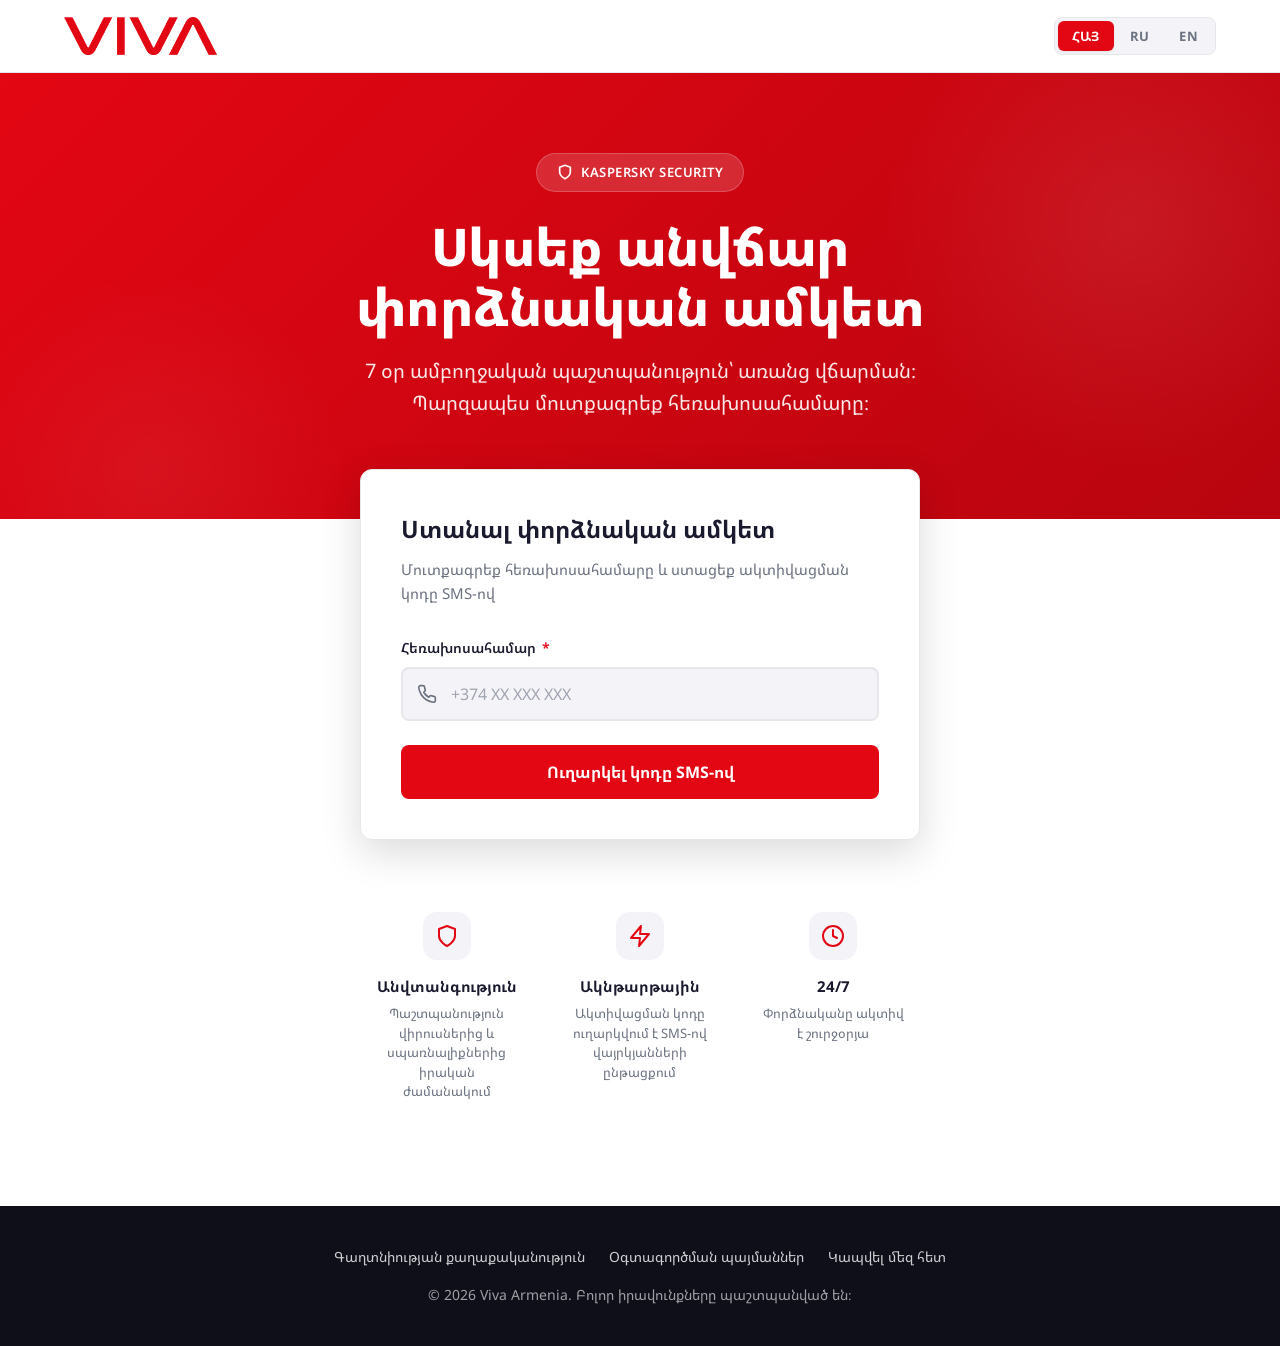
<file: template/landing.html>
<!DOCTYPE html>
<html lang="hy">
<head>
<meta charset="UTF-8">
<meta name="viewport" content="width=device-width, initial-scale=1.0">
<!-- content пустой: на localhost / 127.0.0.1 запросы идут на тот же host, порт 4000 (см. resolveApiBase). Иначе задай origin BFF, например https://api.example.com -->
<meta name="viva-api-base" content="">
<title>Viva Armenia — Get Your Security Subscription</title>
<link href="https://fonts.googleapis.com/css2?family=Noto+Sans+Armenian:wght@400;500;600;700;800;900&display=swap" rel="stylesheet">
<style>
/* =============================================
   viva-kit.css — CSS Kit for Viva-style Landing Pages
   Based on viva.am design language
   ============================================= */
*, *::before, *::after { margin: 0; padding: 0; box-sizing: border-box; }
html { scroll-behavior: smooth; }
body {
    font-family: 'Noto Sans Armenian', -apple-system, BlinkMacSystemFont, 'Segoe UI', sans-serif;
    color: #1a1a2e;
    background: #fff;
    line-height: 1.6;
    -webkit-font-smoothing: antialiased;
    overflow-x: hidden;
}
a { text-decoration: none; color: inherit; }
img { max-width: 100%; display: block; }
button { cursor: pointer; font-family: inherit; }
ul { list-style: none; }

:root {
    --viva-red: #E30613;
    --viva-red-dark: #B8050F;
    --viva-red-light: #FF2030;
    --viva-bg: #FFFFFF;
    --viva-bg-alt: #F4F4F8;
    --viva-bg-dark: #0F0F1A;
    --viva-text: #1A1A2E;
    --viva-text-muted: #6B7280;
    --viva-text-light: #FFFFFF;
    --viva-border: #E5E7EB;
    --viva-success: #10B981;
    --viva-warning: #F59E0B;
    --viva-error: #EF4444;
    --viva-shadow-sm: 0 1px 3px rgba(0,0,0,0.08);
    --viva-shadow: 0 4px 16px rgba(0,0,0,0.1);
    --viva-shadow-lg: 0 12px 40px rgba(0,0,0,0.15);
    --viva-radius: 12px;
    --viva-radius-sm: 8px;
    --viva-radius-lg: 20px;
    --viva-max-width: 1200px;
    --viva-transition: 0.25s cubic-bezier(0.4, 0, 0.2, 1);
}

.container { max-width: var(--viva-max-width); margin: 0 auto; padding: 0 24px; }

/* ===== HEADER ===== */
.viva-header {
    background: rgba(255,255,255,0.95);
    border-bottom: 1px solid var(--viva-border);
    position: sticky;
    top: 0;
    z-index: 100;
    backdrop-filter: blur(12px);
}
.viva-header__inner {
    max-width: var(--viva-max-width);
    margin: 0 auto;
    padding: 0 24px;
    height: 72px;
    display: flex;
    align-items: center;
    justify-content: space-between;
}
.viva-logo { display: flex; align-items: center; gap: 12px; text-decoration: none; }
.viva-logo img {
    height: 38px;
    width: auto;
    max-width: 200px;
    object-fit: contain;
    display: block;
}
.viva-header__phone { font-size: 15px; font-weight: 600; color: var(--viva-text); }
.viva-header__phone a { color: var(--viva-red); }

/* ===== LANG SWITCHER ===== */
.viva-lang-switcher {
    display: flex; gap: 2px;
    background: var(--viva-bg-alt);
    border-radius: 8px; padding: 3px;
    border: 1px solid var(--viva-border);
}
.viva-lang-btn {
    padding: 6px 14px; border: none; background: transparent;
    font-family: inherit; font-size: 13px; font-weight: 700;
    color: var(--viva-text-muted); cursor: pointer;
    border-radius: 6px; transition: var(--viva-transition);
    letter-spacing: 0.3px; text-transform: uppercase;
}
.viva-lang-btn.active {
    background: var(--viva-red); color: var(--viva-text-light);
    box-shadow: var(--viva-shadow-sm);
}
.viva-lang-btn:hover:not(.active) { color: var(--viva-text); background: rgba(0,0,0,0.04); }

/* ===== HERO ===== */
.viva-hero {
    background: linear-gradient(135deg, var(--viva-red) 0%, var(--viva-red-dark) 100%);
    position: relative; overflow: hidden;
    padding: 80px 0 100px;
}
.viva-hero::before {
    content: ''; position: absolute;
    top: -100px; right: -100px;
    width: 500px; height: 500px;
    background: radial-gradient(circle, rgba(255,255,255,0.08) 0%, transparent 70%);
    border-radius: 50%;
}
.viva-hero::after {
    content: ''; position: absolute;
    bottom: -150px; left: -50px;
    width: 400px; height: 400px;
    background: radial-gradient(circle, rgba(255,255,255,0.05) 0%, transparent 70%);
    border-radius: 50%;
}
.viva-hero__content {
    position: relative; z-index: 1;
    text-align: center; color: var(--viva-text-light);
}
.viva-hero__badge {
    display: inline-flex; align-items: center; gap: 8px;
    background: rgba(255,255,255,0.15);
    backdrop-filter: blur(8px);
    padding: 8px 20px; border-radius: 100px;
    font-size: 13px; font-weight: 600;
    letter-spacing: 0.5px; text-transform: uppercase;
    margin-bottom: 24px;
    border: 1px solid rgba(255,255,255,0.2);
}
.viva-hero h1 {
    font-size: clamp(32px, 5vw, 52px);
    font-weight: 800; line-height: 1.15;
    margin-bottom: 20px; letter-spacing: -0.5px;
}
.viva-hero p {
    font-size: clamp(16px, 2vw, 20px);
    opacity: 0.9; max-width: 600px;
    margin: 0 auto; line-height: 1.6;
}

/* ===== MAIN ===== */
.viva-main {
    margin-top: -50px;
    position: relative; z-index: 2;
    padding-bottom: 80px;
}
.viva-main__inner {
    max-width: 560px; margin: 0 auto;
}

/* ===== CARD ===== */
.viva-card {
    background: var(--viva-bg);
    border-radius: var(--viva-radius);
    box-shadow: var(--viva-shadow-lg);
    padding: 40px;
    border: 1px solid var(--viva-border);
}
.viva-card__title {
    font-size: 24px; font-weight: 700;
    margin-bottom: 8px; color: var(--viva-text);
}
.viva-card__subtitle {
    font-size: 15px; color: var(--viva-text-muted);
    margin-bottom: 32px;
}

/* ===== FORM ===== */
.viva-form-group { margin-bottom: 24px; }
.viva-form-label {
    display: block; font-size: 14px;
    font-weight: 600; margin-bottom: 8px;
    color: var(--viva-text);
}
.viva-form-label span { color: var(--viva-red); margin-left: 2px; }
.viva-input-wrap { position: relative; }
.viva-input-wrap .viva-input-icon {
    position: absolute; left: 16px; top: 50%;
    transform: translateY(-50%);
    color: var(--viva-text-muted);
    pointer-events: none; display: flex;
}
.viva-input {
    width: 100%; padding: 14px 16px 14px 48px;
    border: 2px solid var(--viva-border);
    border-radius: var(--viva-radius-sm);
    font-size: 16px; font-family: inherit;
    color: var(--viva-text); background: var(--viva-bg-alt);
    transition: var(--viva-transition);
}
.viva-input:focus {
    outline: none; border-color: var(--viva-red);
    background: var(--viva-bg);
    box-shadow: 0 0 0 4px rgba(227, 6, 19, 0.1);
}
.viva-input::placeholder { color: #A0A4B0; }
.viva-input.input-error { border-color: var(--viva-error); background: #FEF2F2; }
.viva-field-error {
    font-size: 13px; color: var(--viva-error);
    margin-top: 6px; display: none;
}
.viva-field-error.show { display: block; }

.viva-otp-step {
    display: none;
    margin-top: 20px;
    padding-top: 20px;
    border-top: 1px solid var(--viva-border);
}
.viva-otp-step.is-visible { display: block; }

/* ===== BUTTONS ===== */
.viva-btn {
    display: inline-flex; align-items: center;
    justify-content: center; gap: 10px;
    padding: 16px 32px; border: none;
    border-radius: var(--viva-radius-sm);
    font-size: 16px; font-weight: 700;
    font-family: inherit; transition: var(--viva-transition);
    cursor: pointer; width: 100%;
    position: relative; overflow: hidden;
}
.viva-btn--primary {
    background: var(--viva-red); color: var(--viva-text-light);
}
.viva-btn--primary:hover {
    background: var(--viva-red-dark);
    transform: translateY(-1px);
    box-shadow: 0 6px 20px rgba(227, 6, 19, 0.35);
}
.viva-btn--primary:active { transform: translateY(0); }
.viva-btn:disabled {
    opacity: 0.6; cursor: not-allowed;
    transform: none !important; box-shadow: none !important;
}
.viva-btn__spinner {
    width: 20px; height: 20px;
    border: 2.5px solid rgba(255,255,255,0.3);
    border-top-color: #fff; border-radius: 50%;
    animation: spin 0.7s linear infinite; display: none;
}
.viva-btn--loading .viva-btn__spinner { display: block; }
.viva-btn--loading .viva-btn__text { opacity: 0; }
@keyframes spin { to { transform: rotate(360deg); } }

/* ===== RESULT ===== */
.viva-result { margin-top: 28px; display: none; }
.viva-result.show { display: block; animation: fadeSlideUp 0.4s ease; }
@keyframes fadeSlideUp {
    from { opacity: 0; transform: translateY(12px); }
    to { opacity: 1; transform: translateY(0); }
}
.viva-result__card {
    border-radius: var(--viva-radius-sm);
    padding: 24px; border: 1px solid;
}
.viva-result__card--success { background: #F0FDF4; border-color: #BBF7D0; }
.viva-result__card--error { background: #FEF2F2; border-color: #FECACA; }
.viva-result__header {
    display: flex; align-items: center; gap: 12px; margin-bottom: 16px;
}
.viva-result__header--standalone { margin-bottom: 0; }
.viva-result__card--compact { padding: 22px 24px; }
.viva-result__card--info {
    background: #EFF6FF; border-color: #BFDBFE;
}
.viva-result__icon--info { background: #2563EB; color: white; }
.viva-result__title--info { color: #1E3A8A; }
.viva-form--hidden { display: none !important; }
.viva-result__icon {
    width: 40px; height: 40px; border-radius: 50%;
    display: flex; align-items: center; justify-content: center;
    flex-shrink: 0;
}
.viva-result__icon--success { background: var(--viva-success); color: white; }
.viva-result__icon--error { background: var(--viva-error); color: white; }
.viva-result__title { font-size: 18px; font-weight: 700; }
.viva-result__title--success { color: #166534; }
.viva-result__title--error { color: #991B1B; }
.viva-result__details {
    list-style: none; display: flex; flex-direction: column; gap: 10px;
}
.viva-result__detail {
    display: flex; justify-content: space-between; align-items: center;
    font-size: 14px; padding-bottom: 10px;
    border-bottom: 1px solid rgba(0,0,0,0.06);
}
.viva-result__detail:last-child { border-bottom: none; padding-bottom: 0; }
.viva-result__label { color: var(--viva-text-muted); font-weight: 500; }
.viva-result__value { font-weight: 600; color: var(--viva-text); text-align: right; }
.viva-result__status {
    display: inline-flex; align-items: center; gap: 6px;
    padding: 3px 10px; border-radius: 100px;
    font-size: 12px; font-weight: 700;
    text-transform: uppercase; letter-spacing: 0.3px;
}
.viva-result__status--active { background: #DCFCE7; color: #166534; }
.viva-result__status--expired { background: #FEF3C7; color: #92400E; }
.viva-result__status--cancelled { background: #FEE2E2; color: #991B1B; }
.viva-result__status--trial { background: #DBEAFE; color: #1E40AF; }
.viva-result__status__dot { width: 7px; height: 7px; border-radius: 50%; }
.viva-result__status--active .viva-result__status__dot { background: #16A34A; }
.viva-result__status--expired .viva-result__status__dot { background: #D97706; }
.viva-result__status--cancelled .viva-result__status__dot { background: #DC2626; }
.viva-result__status--trial .viva-result__status__dot { background: #2563EB; }

.viva-result__message {
    margin-top: 16px; padding: 12px 16px;
    border-radius: var(--viva-radius-sm);
    font-size: 14px; line-height: 1.5;
}
.viva-result__message--success { background: rgba(16, 185, 129, 0.1); color: #166534; }
.viva-result__message--error { background: rgba(239, 68, 68, 0.1); color: #991B1B; }

/* ===== FEATURES ===== */
.viva-features {
    margin-top: 48px;
    display: grid;
    grid-template-columns: repeat(3, 1fr);
    gap: 20px;
}
@media (max-width: 768px) { .viva-features { grid-template-columns: 1fr; } }
.viva-feature { text-align: center; padding: 24px 16px; }
.viva-feature__icon {
    width: 48px; height: 48px; border-radius: 14px;
    background: var(--viva-bg-alt);
    display: flex; align-items: center; justify-content: center;
    margin: 0 auto 14px; color: var(--viva-red);
}
.viva-feature__title { font-size: 15px; font-weight: 700; margin-bottom: 6px; color: var(--viva-text); }
.viva-feature__desc { font-size: 13px; color: var(--viva-text-muted); line-height: 1.5; }

/* ===== FOOTER ===== */
.viva-footer {
    background: var(--viva-bg-dark);
    color: rgba(255,255,255,0.6);
    padding: 40px 0; text-align: center; font-size: 14px;
}
.viva-footer a { color: rgba(255,255,255,0.8); transition: var(--viva-transition); }
.viva-footer a:hover { color: #fff; }
.viva-footer__links {
    display: flex; justify-content: center;
    gap: 24px; margin-bottom: 16px; flex-wrap: wrap;
}

/* ===== RESPONSIVE ===== */
@media (max-width: 600px) {
    .viva-hero { padding: 50px 0 70px; }
    .viva-card { padding: 28px 20px; }
    .viva-header__phone { display: none; }
    .viva-lang-switcher { gap: 1px; padding: 2px; }
    .viva-lang-btn { padding: 5px 10px; font-size: 12px; }
}

.fade-in { animation: fadeIn 0.5s ease; }
@keyframes fadeIn { from { opacity: 0; } to { opacity: 1; } }
</style>
</head>
<body>

<!-- ===== HEADER ===== -->
<header class="viva-header">
    <div class="viva-header__inner">
        <a href="#" class="viva-logo" aria-label="Viva" title="Viva">
            <img
                src="./viva-logo-for-web.webp"
                alt="Viva"
                width="160"
                height="40"
                decoding="async"
                fetchpriority="high"
            >
        </a>
        <div style="display:flex;align-items:center;gap:16px;">
            <div class="viva-lang-switcher" id="langSwitcher">
                <button class="viva-lang-btn active" data-lang="hy">ՀԱՅ</button>
                <button class="viva-lang-btn" data-lang="ru">RU</button>
                <button class="viva-lang-btn" data-lang="en">EN</button>
            </div>
        </div>
    </div>
</header>

<!-- ===== HERO ===== -->
<section class="viva-hero">
    <div class="container">
        <div class="viva-hero__content">
            <div class="viva-hero__badge">
                <svg width="16" height="16" viewBox="0 0 24 24" fill="none" stroke="currentColor" stroke-width="2.5" stroke-linecap="round" stroke-linejoin="round"><path d="M12 22s8-4 8-10V5l-8-3-8 3v7c0 6 8 10 8 10z"/></svg>
                Kaspersky Security
            </div>
            <h1 data-i18n="hero.title">Սկսեք անվճար<br>փորձնական ամկետ</h1>
            <p data-i18n="hero.subtitle">14 օր ամբողջական պաշտպանություն՝ առանց վճարման։ Պարզապես մուտքագրեք հեռախոսահամարը։</p>
        </div>
    </div>
</section>

<!-- ===== MAIN ===== -->
<main class="viva-main">
    <div class="viva-main__inner">
        <div class="viva-card">
            <h2 class="viva-card__title" data-i18n="card.title">Ստանալ փորձնական ամկետ</h2>
            <p class="viva-card__subtitle" data-i18n="card.subtitle">Մուտքագրեք հեռախոսահամարը և ստացեք ակտիվացման կոդը SMS-ով</p>

            <div class="viva-result" id="resultBlock"></div>

            <form id="checkForm" novalidate>
                <div class="viva-form-group">
                    <label class="viva-form-label" data-i18n="form.phoneLabel">Հեռախոսահամար <span>*</span></label>
                    <div class="viva-input-wrap">
                        <div class="viva-input-icon">
                            <svg width="20" height="20" viewBox="0 0 24 24" fill="none" stroke="currentColor" stroke-width="2" stroke-linecap="round" stroke-linejoin="round"><path d="M22 16.92v3a2 2 0 0 1-2.18 2 19.79 19.79 0 0 1-8.63-3.07 19.5 19.5 0 0 1-6-6 19.79 19.79 0 0 1-3.07-8.67A2 2 0 0 1 4.11 2h3a2 2 0 0 1 2 1.72c.127.96.361 1.903.7 2.81a2 2 0 0 1-.45 2.11L8.09 9.91a16 16 0 0 0 6 6l1.27-1.27a2 2 0 0 1 2.11-.45c.907.339 1.85.573 2.81.7A2 2 0 0 1 22 16.92z"/></svg>
                        </div>
                        <input
                            type="tel"
                            id="phoneInput"
                            class="viva-input"
                            placeholder="+374 XX XXX XXX"
                            autocomplete="tel"
                            maxlength="17"
                        >
                    </div>
                    <div class="viva-field-error" id="phoneError"></div>
                </div>

                <div class="viva-otp-step" id="otpStep" aria-hidden="true">
                    <div class="viva-form-group">
                        <label class="viva-form-label" for="otpInput" data-i18n="form.otpLabel">Կոդը SMS-ից <span>*</span></label>
                        <input
                            type="text"
                            id="otpInput"
                            class="viva-input"
                            inputmode="numeric"
                            autocomplete="one-time-code"
                            maxlength="12"
                            data-i18n-placeholder="form.otpPlaceholder"
                            placeholder="Մուտքագրեք կոդը"
                        >
                        <div class="viva-field-error" id="otpError"></div>
                    </div>
                </div>

                <button type="submit" class="viva-btn viva-btn--primary" id="submitBtn">
                    <div class="viva-btn__spinner"></div>
                    <span class="viva-btn__text" data-i18n="form.submitBtn">Սկսել փորձնականը</span>
                </button>
            </form>
        </div>

        <!-- Features -->
        <div class="viva-features">
            <div class="viva-feature">
                <div class="viva-feature__icon">
                    <svg width="24" height="24" viewBox="0 0 24 24" fill="none" stroke="currentColor" stroke-width="2" stroke-linecap="round" stroke-linejoin="round"><path d="M12 22s8-4 8-10V5l-8-3-8 3v7c0 6 8 10 8 10z"/></svg>
                </div>
                <div class="viva-feature__title" data-i18n="features.security.title">Անվտանգություն</div>
                <div class="viva-feature__desc" data-i18n="features.security.desc">Պաշտպանություն վիրուսներից և սպառնալիքներից իրական ժամանակում</div>
            </div>
            <div class="viva-feature">
                <div class="viva-feature__icon">
                    <svg width="24" height="24" viewBox="0 0 24 24" fill="none" stroke="currentColor" stroke-width="2" stroke-linecap="round" stroke-linejoin="round"><path d="M13 2L3 14h9l-1 8 10-12h-9l1-8z"/></svg>
                </div>
                <div class="viva-feature__title" data-i18n="features.instant.title">Ակնթարթային</div>
                <div class="viva-feature__desc" data-i18n="features.instant.desc">Ակտիվացման կոդը ուղարկվում է SMS-ով վայրկյանների ընթացքում</div>
            </div>
            <div class="viva-feature">
                <div class="viva-feature__icon">
                    <svg width="24" height="24" viewBox="0 0 24 24" fill="none" stroke="currentColor" stroke-width="2" stroke-linecap="round" stroke-linejoin="round"><circle cx="12" cy="12" r="10"/><path d="M12 6v6l4 2"/></svg>
                </div>
                <div class="viva-feature__title" data-i18n="features.always.title">24/7</div>
                <div class="viva-feature__desc" data-i18n="features.always.desc">Փորձնականը ակտիվ է շուրջօրյա</div>
            </div>
        </div>
    </div>
</main>

<!-- ===== FOOTER ===== -->
<footer class="viva-footer">
    <div class="container">
        <div class="viva-footer__links">
            <a href="#" data-i18n="footer.privacy">Գաղտնիության քաղաքականություն</a>
            <a href="#" data-i18n="footer.terms">Օգտագործման պայմաններ</a>
            <a href="tel:*111" data-i18n="footer.contact">Կապվել մեզ հետ</a>
        </div>
        <p data-i18n="footer.copyright">© {year} Viva Armenia. Բոլոր իրավունքները պաշտպանված են։</p>
    </div>
</footer>

<!-- ===== SHARED SCRIPTS ===== -->
<script>
/* =============================================
   i18n.js — Multi-language support
   ============================================= */
var i18n = (function() {
    'use strict';
    var currentLang = 'hy';
    var fallbackLang = 'en';

    var dict = {
        en: {
            'header.support': '24/7 support',
            'hero.title': 'Start Your Free<br>Security Trial',
            'hero.subtitle': 'Get 7 days of full protection — no payment required. Just enter your phone number to get started.',
            'card.title': 'Get Your Free Trial',
            'card.subtitle': 'Enter your phone number and receive the activation code via SMS',
            'form.phoneLabel': 'Phone Number <span>*</span>',
            'form.phonePlaceholder': '+374 XX XXX XXX',
            'form.submitBtn': 'Start Free Trial',
            'form.sendCode': 'Send SMS code',
            'form.confirmOtp': 'Confirm subscription',
            'form.otpLabel': 'Code from SMS <span>*</span>',
            'form.otpPlaceholder': 'Enter code',
            'form.otpError': 'Enter the code from the SMS',
            'form.phoneError': 'Please enter a valid phone number in +374 XX XXX XXX format',
            'result.found': 'Trial Activated',
            'result.notFound': 'Activation Failed',
            'result.status': 'Status',
            'result.product': 'Product',
            'result.start': 'Start Date',
            'result.end': 'End Date',
            'result.daysLeft': 'Days Left',
            'result.devices': 'Devices',
            'result.active': 'Active',
            'result.trial': 'Trial',
            'result.expired': 'Expired',
            'result.cancelled': 'Cancelled',
            'result.successMsg': 'Your free trial is active! Download the app and use the activation code to start protecting your device.',
            'result.errorMsg': 'Could not activate the trial. Please check your number and try again.',
            'result.alreadySubscribed': 'This number already has an active subscription.',
            'result.applicationSubmitted': 'Thank you! Your request has been submitted.',
            'result.requestFailed': 'Something went wrong. Please try again.',
            'result.apiError': 'Error: ',
            'features.security.title': 'Security',
            'features.security.desc': 'Real-time protection from viruses and threats',
            'features.instant.title': 'Instant',
            'features.instant.desc': 'Activation code sent via SMS in seconds',
            'features.always.title': '24/7',
            'features.always.desc': 'Your trial is active around the clock',
            'footer.privacy': 'Privacy Policy',
            'footer.terms': 'Terms of Use',
            'footer.contact': 'Contact Us',
            'footer.copyright': '© {year} Viva Armenia. All rights reserved.'
        },
        ru: {
            'header.support': 'Поддержка 24/7',
            'hero.title': 'Начните бесплатный<br>пробный период',
            'hero.subtitle': '7 дней полной защиты — без оплаты. Просто введите номер телефона, чтобы начать.',
            'card.title': 'Получить пробный период',
            'card.subtitle': 'Введите номер телефона и получите код активации по SMS',
            'form.phoneLabel': 'Номер телефона <span>*</span>',
            'form.phonePlaceholder': '+374 XX XXX XXX',
            'form.submitBtn': 'Начать пробный период',
            'form.sendCode': 'Получить код по SMS',
            'form.confirmOtp': 'Подтвердить подписку',
            'form.otpLabel': 'Код из SMS <span>*</span>',
            'form.otpPlaceholder': 'Введите код',
            'form.otpError': 'Введите код из SMS',
            'form.phoneError': 'Введите корректный номер телефона в формате +374 XX XXX XXX',
            'result.found': 'Пробный период активирован',
            'result.notFound': 'Не удалось активировать',
            'result.status': 'Статус',
            'result.product': 'Продукт',
            'result.start': 'Начало',
            'result.end': 'Окончание',
            'result.daysLeft': 'Осталось дней',
            'result.devices': 'Устройства',
            'result.active': 'Активна',
            'result.trial': 'Пробная',
            'result.expired': 'Истекла',
            'result.cancelled': 'Отменена',
            'result.successMsg': 'Ваш пробный период активен! Скачайте приложение и используйте код активации для защиты устройства.',
            'result.errorMsg': 'Не удалось активировать пробный период. Проверьте номер и попробуйте снова.',
            'result.alreadySubscribed': 'На этот номер уже оформлена подписка.',
            'result.applicationSubmitted': 'Спасибо! Ваша заявка направлена.',
            'result.requestFailed': 'Что-то пошло не так. Попробуйте ещё раз.',
            'result.apiError': 'Ошибка: ',
            'features.security.title': 'Безопасность',
            'features.security.desc': 'Защита от вирусов и угроз в реальном времени',
            'features.instant.title': 'Мгновенно',
            'features.instant.desc': 'Код активации приходит по SMS за секунды',
            'features.always.title': '24/7',
            'features.always.desc': 'Пробный период активен круглосуточно',
            'footer.privacy': 'Политика конфиденциальности',
            'footer.terms': 'Условия использования',
            'footer.contact': 'Связаться с нами',
            'footer.copyright': '© {year} Viva Armenia. Все права защищены.'
        },
        hy: {
            'header.support': '24/7 աջակցություն',
            'hero.title': 'Սկսեք անվճար<br>փորձնական ամկետ',
            'hero.subtitle': '7 օր ամբողջական պաշտպանություն՝ առանց վճարման։ Պարզապես մուտքագրեք հեռախոսահամարը։',
            'card.title': 'Ստանալ փորձնական ամկետ',
            'card.subtitle': 'Մուտքագրեք հեռախոսահամարը և ստացեք ակտիվացման կոդը SMS-ով',
            'form.phoneLabel': 'Հեռախոսահամար <span>*</span>',
            'form.phonePlaceholder': '+374 XX XXX XXX',
            'form.submitBtn': 'Սկսել փորձնականը',
            'form.sendCode': 'Ուղարկել կոդը SMS-ով',
            'form.confirmOtp': 'Հաստատել բաժանորդագրությունը',
            'form.otpLabel': 'Կոդը SMS-ից <span>*</span>',
            'form.otpPlaceholder': 'Մուտքագրեք կոդը',
            'form.otpError': 'Մուտքագրեք SMS-ում ստացած կոդը',
            'form.phoneError': 'Խնդրում ենք մուտքագրել ճիշտ հեռախոսահամար +374 XX XXX XXX ձևաչափով',
            'result.found': 'Փորձնականը ակտիվացված է',
            'result.notFound': 'Ակտիվացումը ձախողվեց',
            'result.status': 'Կարգավիճակ',
            'result.product': 'Արտադրանք',
            'result.start': 'Սկիզբ',
            'result.end': 'Ավարտ',
            'result.daysLeft': 'նացած օրեր',
            'result.devices': 'Սարքեր',
            'result.active': 'Ակտիվ',
            'result.trial': 'Փորձնական',
            'result.expired': 'Ժամկետանց',
            'result.cancelled': 'Չեղարկված',
            'result.successMsg': 'Ձեր փորձնականը ակտիվ է։ Ներբեռնեք հավելվածը և օգտագործեք ակտիվացման կոդը։',
            'result.errorMsg': 'Չհաջողվեց ակտիվացնել փորնականը։ Ստուգեք համարը և փորեք կրկին։',
            'result.alreadySubscribed': 'Այս համարը արդեն ունի ակտիվ բաժանորդագրություն։',
            'result.applicationSubmitted': 'Շնորհակալություն։ Ձեր դիմումն ուղարկված է։',
            'result.requestFailed': 'Ինչ-որ բան սխալ է գնացել։ Փորձեք կրկին։',
            'result.apiError': 'Սխալ։ ',
            'features.security.title': 'Անվտանգություն',
            'features.security.desc': 'Պաշտպանություն վիրուսներից և սպառնալիքներից իրական ժամանակում',
            'features.instant.title': 'Ակնթարթային',
            'features.instant.desc': 'Ակտիվացման կոդը ուղարկվում է SMS-ով վայրկյանների ընթացքում',
            'features.always.title': '24/7',
            'features.always.desc': 'Փորձնականը ակտիվ է շուրջօրյա',
            'footer.privacy': 'Գաղտնիության քաղաքականություն',
            'footer.terms': 'Օգտագործման պայմաններ',
            'footer.contact': 'Կապվել մեզ հետ',
            'footer.copyright': '© {year} Viva Armenia. Բոլոր իրավունքները պաշտպանված են։'
        }
    };

    function t(key, fallback) {
        var langDict = dict[currentLang] || dict[fallbackLang];
        var val = langDict[key];
        if (val === undefined) {
            if (fallback) val = fallback;
            else val = dict[fallbackLang][key] || key;
        }
        if (typeof val === 'string' && val.indexOf('{year}') !== -1) {
            val = val.replace(/\{year\}/g, String(new Date().getFullYear()));
        }
        return val;
    }

    function setLang(lang) {
        if (!dict[lang]) lang = fallbackLang;
        currentLang = lang;
        document.documentElement.lang = lang === 'hy' ? 'hy' : lang;

        document.querySelectorAll('[data-i18n]').forEach(function(el) {
            var key = el.getAttribute('data-i18n');
            el.innerHTML = t(key);
        });

        document.querySelectorAll('[data-i18n-placeholder]').forEach(function(el) {
            var key = el.getAttribute('data-i18n-placeholder');
            el.setAttribute('placeholder', t(key));
        });

        document.querySelectorAll('.viva-lang-btn').forEach(function(btn) {
            btn.classList.toggle('active', btn.getAttribute('data-lang') === lang);
        });

        try { localStorage.setItem('viva_lang', lang); } catch(e) {}
        document.dispatchEvent(new CustomEvent('viva-lang-change', { detail: { lang: lang } }));
    }

    function getLang() { return currentLang; }

    function addTranslations(lang, obj) {
        if (!dict[lang]) dict[lang] = {};
        for (var key in obj) {
            if (obj.hasOwnProperty(key)) dict[lang][key] = obj[key];
        }
    }

    function init() {
        var saved = null;
        try { saved = localStorage.getItem('viva_lang'); } catch(e) {}
        if (saved && dict[saved]) {
            setLang(saved);
        } else {
            setLang('hy');
        }
    }

    return { t: t, setLang: setLang, getLang: getLang, addTranslations: addTranslations, init: init, dict: dict };
})();

/* =============================================
   phone-formatter.js
   ============================================= */
var PhoneFormatter = (function() {
    'use strict';
    return {
        format: function(raw) {
            var digits = raw.replace(/\D/g, '');
            if (!digits.startsWith('374')) {
                if (digits.startsWith('0')) digits = '374' + digits.slice(1);
                else if (!digits.startsWith('3')) digits = '374' + digits;
            }
            var formatted = '+374';
            var rest = digits.slice(3);
            if (rest.length > 0) formatted += ' ' + rest.slice(0, 2);
            if (rest.length > 2) formatted += ' ' + rest.slice(2, 5);
            if (rest.length > 5) formatted += ' ' + rest.slice(5, 8);
            return formatted;
        },
        clean: function(formatted) {
            return '+' + formatted.replace(/\D/g, '');
        },
        validate: function(phone) {
            var digits = phone.replace(/\D/g, '');
            return digits.length >= 11 && digits.length <= 14 && digits.startsWith('374');
        }
    };
})();

/* =============================================
   api-client.js — Landing endpoints
   ============================================= */
var APIClient = (function() {
    'use strict';
    var baseUrl = '';

    function landingPath(rest) {
        var lang = (typeof i18n !== 'undefined' && i18n.getLang) ? i18n.getLang() : 'hy';
        return '/landing/' + lang + rest;
    }

    return {
        setBaseUrl: function(url) { baseUrl = String(url || '').replace(/\/+$/, ''); },
        _request: function(method, path, body) {
            var url = baseUrl + path;
            var opts = { method: method, headers: {} };
            if (body != null && method !== 'GET' && method !== 'HEAD') {
                opts.headers['Content-Type'] = 'application/json';
                opts.body = JSON.stringify(body);
            }
            return fetch(url, opts).then(function(resp) {
                return resp.text().then(function(text) {
                    var json = null;
                    if (text) {
                        try { json = JSON.parse(text); } catch (e) { /* non-JSON body */ }
                    }
                    if (!resp.ok) {
                        var msg = (json && json.error) ? json.error : ('HTTP ' + resp.status + (text ? ': ' + text.slice(0, 400) : ''));
                        throw new Error(msg);
                    }
                    return json || {};
                });
            });
        },
        initSubscription: function(data) {
            return this._request('POST', landingPath('/init-subscription'), data);
        },
        confirmSubscription: function(data) {
            return this._request('POST', landingPath('/confirm-subscription'), data);
        },
        getSubscriberInfo: function(phone) {
            var digits = String(phone).replace(/\D/g, '');
            return this._request('GET', landingPath('/subscriber-info/' + encodeURIComponent(digits)), null);
        },
        postSubscriberInfo: function(data) {
            return this._request('POST', landingPath('/subscriber-info'), data);
        }
    };
})();

/* =============================================
   ui-helpers.js
   ============================================= */
var UI = (function() {
    'use strict';
    function $(sel) { return document.querySelector(sel); }

    function showLoading(btn) { btn.classList.add('viva-btn--loading'); btn.disabled = true; }
    function hideLoading(btn) { btn.classList.remove('viva-btn--loading'); btn.disabled = false; }

    function showError(input, errorEl, msg) {
        input.classList.add('input-error');
        if (errorEl) { errorEl.innerHTML = msg || ''; errorEl.classList.add('show'); }
    }
    function clearError(input, errorEl) {
        input.classList.remove('input-error');
        if (errorEl) errorEl.classList.remove('show');
    }

    function esc(str) {
        var div = document.createElement('div');
        div.textContent = str || '';
        return div.innerHTML;
    }

    function renderResult(container, data) {
        var statusVal = data.status || 'error';
        var iconWrapClass = 'viva-result__icon--error';
        var titleClass = 'viva-result__title--error';
        var cardClass = 'viva-result__card--error';
        var iconSvg =
            '<svg width="22" height="22" viewBox="0 0 24 24" fill="none" stroke="currentColor" stroke-width="2.5" stroke-linecap="round" stroke-linejoin="round"><circle cx="12" cy="12" r="10"/><line x1="15" y1="9" x2="9" y2="15"/><line x1="9" y1="9" x2="15" y2="15"/></svg>';
        var titleText = esc(data.title || i18n.t('result.notFound'));

        if (statusVal === 'submitted') {
            iconWrapClass = 'viva-result__icon--success';
            titleClass = 'viva-result__title--success';
            cardClass = 'viva-result__card--success';
            iconSvg =
                '<svg width="22" height="22" viewBox="0 0 24 24" fill="none" stroke="currentColor" stroke-width="2.5" stroke-linecap="round" stroke-linejoin="round"><polyline points="20 6 9 17 4 12"/></svg>';
            titleText = esc(data.title || i18n.t('result.applicationSubmitted'));
        } else if (statusVal === 'trial' || statusVal === 'info') {
            iconWrapClass = 'viva-result__icon--info';
            titleClass = 'viva-result__title--info';
            cardClass = 'viva-result__card--info';
            iconSvg =
                '<svg width="22" height="22" viewBox="0 0 24 24" fill="none" stroke="currentColor" stroke-width="2.5" stroke-linecap="round" stroke-linejoin="round"><circle cx="12" cy="12" r="10"/><line x1="12" y1="16" x2="12" y2="12"/><line x1="12" y1="8" x2="12.01" y2="8"/></svg>';
            titleText = esc(data.title || i18n.t('result.alreadySubscribed'));
        }

        container.innerHTML =
            '<div class="viva-result__card viva-result__card--compact ' + cardClass + '">' +
                '<div class="viva-result__header viva-result__header--standalone">' +
                    '<div class="viva-result__icon ' + iconWrapClass + '">' + iconSvg + '</div>' +
                    '<div class="viva-result__title ' + titleClass + '">' + titleText + '</div>' +
                '</div>' +
            '</div>';
        container.classList.add('show');
    }

    return {
        $: $,
        showLoading: showLoading, hideLoading: hideLoading,
        showError: showError, clearError: clearError,
        renderResult: renderResult, esc: esc
    };
})();

/* =============================================
   app.js — Main application
   ============================================= */
var App = (function() {
    'use strict';

    var form, phoneInput, phoneError, otpStep, otpInput, otpError, submitBtn, submitBtnText, resultBlock;
    var subscriptionStage = 'phone';
    var pendingPhone = '';

    function mapLandingSubscriptionResult(data) {
        var confirm = data.confirm;
        var init = data.init;
        var m = confirm || init;
        if (!m) {
            return { status: 'error', title: i18n.t('result.notFound') };
        }
        var code = m.resultCode;
        if (confirm && (code === 0 || m.result === true)) {
            return { status: 'submitted', title: i18n.t('result.applicationSubmitted') };
        }
        if (code === 7) {
            return { status: 'info', title: i18n.t('result.alreadySubscribed') };
        }
        return { status: 'error', title: i18n.t('result.notFound') };
    }

    function subscriptionPayload(phone, extra) {
        var o = {
            phoneNum: phone,
            locale: i18n.getLang()
        };
        if (extra) {
            for (var k in extra) {
                if (Object.prototype.hasOwnProperty.call(extra, k)) o[k] = extra[k];
            }
        }
        return o;
    }

    function resetOtpStep() {
        subscriptionStage = 'phone';
        pendingPhone = '';
        if (otpStep) {
            otpStep.classList.remove('is-visible');
            otpStep.setAttribute('aria-hidden', 'true');
        }
        if (otpInput) otpInput.value = '';
        if (otpInput && otpError) UI.clearError(otpInput, otpError);
        updateSubmitLabel();
    }

    function updateSubmitLabel() {
        if (!submitBtnText) return;
        if (subscriptionStage === 'otp') {
            submitBtnText.innerHTML = i18n.t('form.confirmOtp');
        } else {
            submitBtnText.innerHTML = i18n.t('form.sendCode');
        }
    }

    function resolveApiBase() {
        var meta = document.querySelector('meta[name="viva-api-base"]');
        if (meta && meta.content && meta.content.trim()) {
            return meta.content.trim();
        }
        var h = window.location.hostname;
        if (h === 'localhost' || h === '127.0.0.1') {
            return window.location.protocol + '//' + h + ':4000';
        }
        return '';
    }

    function init() {
        var base = resolveApiBase();
        if (base) {
            APIClient.setBaseUrl(base);
        }

        form = UI.$('#checkForm');
        phoneInput = UI.$('#phoneInput');
        phoneError = UI.$('#phoneError');
        otpStep = UI.$('#otpStep');
        otpInput = UI.$('#otpInput');
        otpError = UI.$('#otpError');
        submitBtn = UI.$('#submitBtn');
        submitBtnText = submitBtn ? submitBtn.querySelector('.viva-btn__text') : null;
        resultBlock = UI.$('#resultBlock');

        initLangSwitcher();
        bindEvents();
        updateSubmitLabel();

        document.addEventListener('viva-lang-change', function() { updateSubmitLabel(); });
    }

    function initLangSwitcher() {
        document.querySelectorAll('.viva-lang-btn').forEach(function(btn) {
            btn.addEventListener('click', function() {
                i18n.setLang(this.getAttribute('data-lang'));
            });
        });
    }

    function bindEvents() {
        phoneInput.addEventListener('input', function() {
            var val = this.value;
            var formatted = PhoneFormatter.format(val);
            if (formatted !== val) phoneInput.value = formatted;
            UI.clearError(phoneInput, phoneError);
            resetOtpStep();
        });

        phoneInput.addEventListener('paste', function(e) {
            var pasted = (e.clipboardData || window.clipboardData).getData('text');
            e.preventDefault();
            phoneInput.value = PhoneFormatter.format(pasted);
            UI.clearError(phoneInput, phoneError);
            resetOtpStep();
        });

        if (otpInput) {
            otpInput.addEventListener('input', function() {
                UI.clearError(otpInput, otpError);
            });
        }

        form.addEventListener('submit', function(e) {
            e.preventDefault();
            if (subscriptionStage === 'otp') {
                handleConfirmOtp();
            } else {
                handleSubmit();
            }
        });
    }

    function handleSubmit() {
        var phone = phoneInput.value;
        var cleanPhone = PhoneFormatter.clean(phone);

        if (!PhoneFormatter.validate(phone)) {
            UI.showError(phoneInput, phoneError, i18n.t('form.phoneError'));
            phoneInput.focus();
            return;
        }

        UI.showLoading(submitBtn);
        resultBlock.classList.remove('show');

        APIClient.initSubscription(subscriptionPayload(cleanPhone, { skipConfirm: true }))
            .then(function(data) {
                var ir = data.init;
                if (!ir) {
                    UI.renderResult(resultBlock, { status: 'error', title: i18n.t('result.notFound') });
                    return;
                }
                if (ir.resultCode === 7) {
                    UI.renderResult(resultBlock, mapLandingSubscriptionResult({ init: ir }));
                    return;
                }
                var okInit = (ir.resultCode === 0 || ir.result === true);
                if (!okInit) {
                    UI.renderResult(resultBlock, { status: 'error', title: i18n.t('result.notFound') });
                    return;
                }
                pendingPhone = cleanPhone;
                subscriptionStage = 'otp';
                otpStep.classList.add('is-visible');
                otpStep.setAttribute('aria-hidden', 'false');
                updateSubmitLabel();
                otpInput.focus();
            })
            .catch(function() {
                UI.renderResult(resultBlock, { status: 'error', title: i18n.t('result.requestFailed') });
            })
            .finally(function() {
                UI.hideLoading(submitBtn);
            });
    }

    function handleConfirmOtp() {
        var otp = (otpInput.value || '').trim();
        if (!otp) {
            UI.showError(otpInput, otpError, i18n.t('form.otpError'));
            otpInput.focus();
            return;
        }
        if (!pendingPhone) {
            resetOtpStep();
            return;
        }

        UI.showLoading(submitBtn);
        resultBlock.classList.remove('show');

        APIClient.confirmSubscription(subscriptionPayload(pendingPhone, { otp: otp }))
            .then(function(data) {
                var mapped = mapLandingSubscriptionResult(data);
                UI.renderResult(resultBlock, mapped);
                if (mapped.status === 'submitted' && form) {
                    form.classList.add('viva-form--hidden');
                    var card = form.closest('.viva-card');
                    if (card) {
                        var sub = card.querySelector('.viva-card__subtitle');
                        if (sub) sub.classList.add('viva-form--hidden');
                    }
                }
                resetOtpStep();
            })
            .catch(function() {
                UI.renderResult(resultBlock, { status: 'error', title: i18n.t('result.requestFailed') });
            })
            .finally(function() {
                UI.hideLoading(submitBtn);
            });
    }

    return { init: init };
})();

/* ===== Bootstrap ===== */
document.addEventListener('DOMContentLoaded', function() {
    i18n.init();
    App.init();
});
</script>

</body>
</html>
</file>
